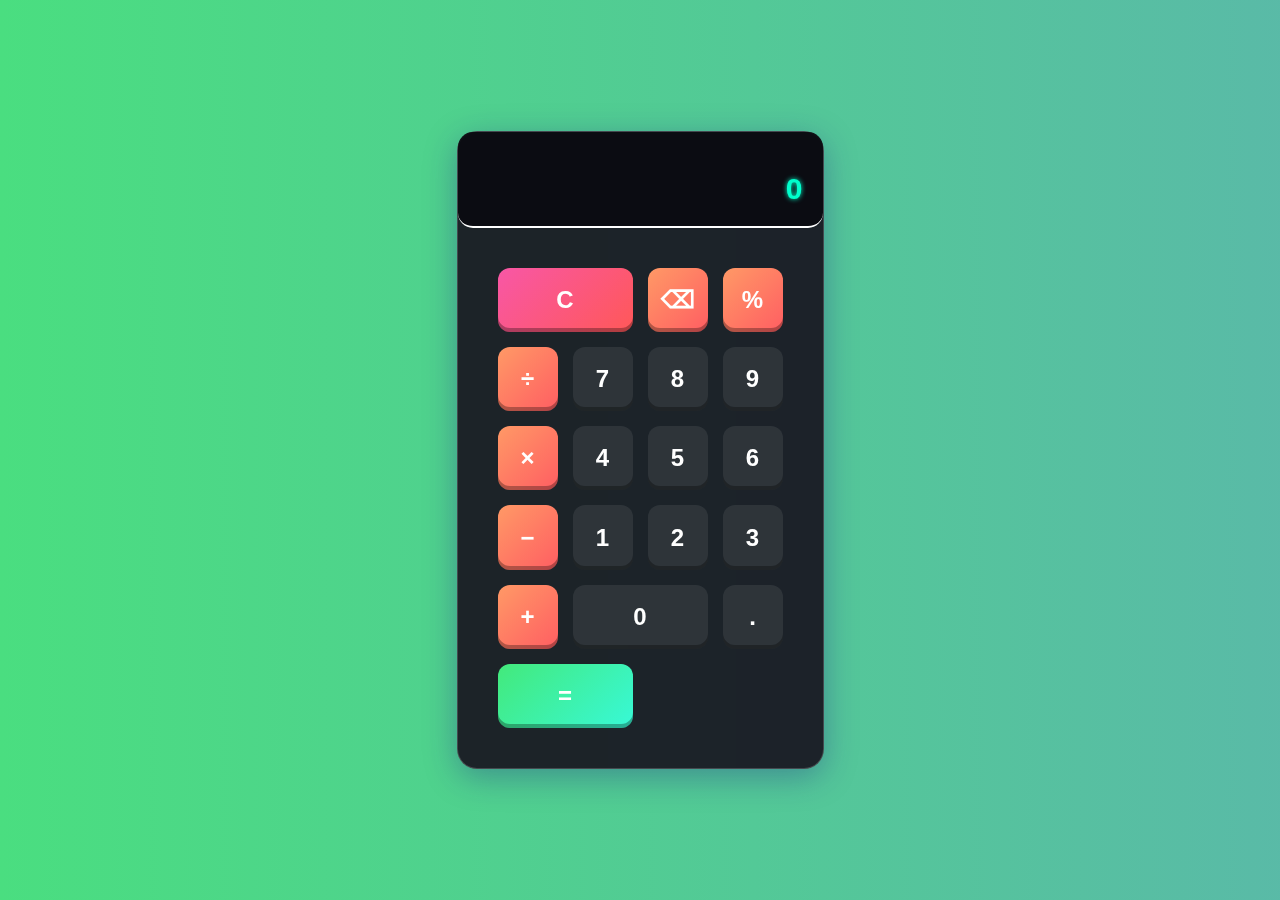
<file: index.html>
<!DOCTYPE html>
<html lang="en">
<head>
    <meta charset="UTF-8">
    <meta name="viewport" content="width=device-width, initial-scale=1.0">
    <title>Document</title>
    <link rel="stylesheet" href="style.css">
</head>
<body class="dark">
    </div>
    <div class="calculator">
        <div class="display">
            <div id="previous"></div>
            <div id="current">0</div>
        </div>
    <div class="buttons">
        <button class="clear" onclick="clearDisplay()">C</button>
        <button class="operator" onclick="backspace()">⌫</button>
        <button class="operator" onclick="appendOperator('%')">%</button>
        <button class="operator" onclick="appendOperator('/')">÷</button>
        <button onclick="appendNumber('7')">7</button>
        <button onclick="appendNumber('8')">8</button>
        <button onclick="appendNumber('9')">9</button>
        <button class="operator" onclick="appendOperator('*')">×</button>
        <button onclick="appendNumber('4')">4</button>
        <button onclick="appendNumber('5')">5</button>
        <button onclick="appendNumber('6')">6</button>
        <button class="operator" onclick="appendOperator('-')">−</button>
        <button onclick="appendNumber('1')">1</button>
        <button onclick="appendNumber('2')">2</button>
        <button onclick="appendNumber('3')">3</button>
        <button class="operator" onclick="appendOperator('+')">+</button>
        <button class="zero" onclick="appendNumber('0')">0</button>
      <button onclick="appendNumber('.')">.</button>
       <button class="equal" onclick="calculateResult()">=</button>
           
    </div>
    </div>
    
    <script src="script.js"></script>
</body>
</html>
</file>
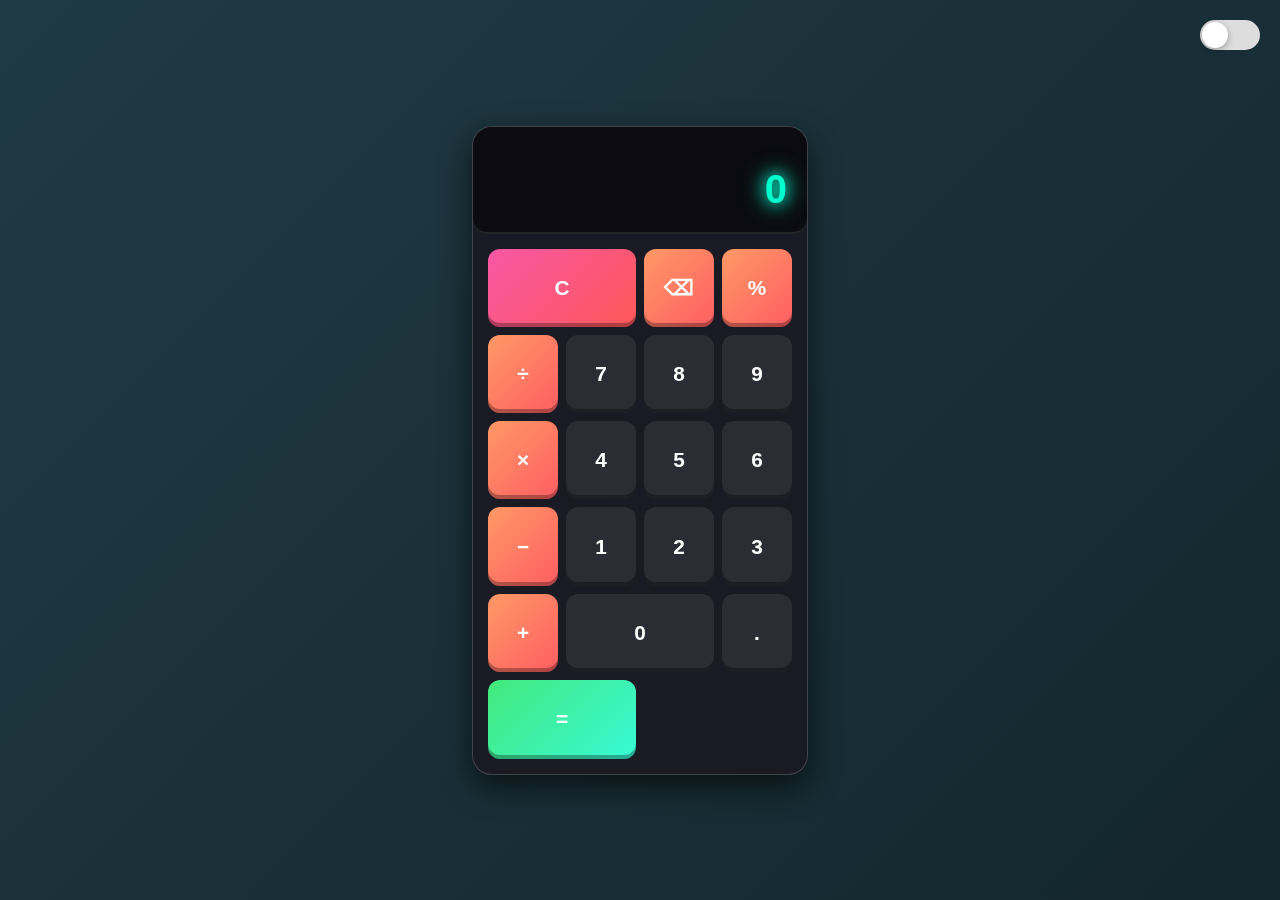
<file: aa.html>
<!DOCTYPE html>
<html lang="en">
<head>
  <meta charset="UTF-8" />
  <meta name="viewport" content="width=device-width, initial-scale=1.0"/>
  <title>Calculator</title>
  <link rel="stylesheet" href="style.css"/>
  <style>
    * {
  margin: 0;
  padding: 0;
  box-sizing: border-box;
  font-family: "Segoe UI", Tahoma, sans-serif;
}

body {
  display: flex;
  justify-content: center;
  align-items: center;
  height: 100vh;
  transition: background 0.5s ease, color 0.5s ease;
}

body.dark {
  background: linear-gradient(-45deg, #141e30, #243b55, #0f2027, #203a43);
  background-size: 400% 400%;
  animation: gradientShift 12s ease infinite;
}

body.dark .calculator {
  background: rgba(25, 25, 35, 0.95);
  backdrop-filter: blur(12px);
  border-radius: 20px;
  box-shadow: 0 12px 30px rgba(0, 0, 0, 0.6);
  overflow: hidden;
  animation: floaty 6s ease-in-out infinite;
}

body.dark .display {
  padding: 20px;
  background: rgba(10, 10, 15, 0.9);
  text-align: right;
  border-bottom: 2px solid rgba(255, 255, 255, 0.1);
}

body.dark .display #previous {
  font-size: 1rem;
  color: #aaa;
  min-height: 20px;
}

body.dark .display #current {
  font-size: 2.5rem;
  font-weight: bold;
  color: #00ffcc;
  text-shadow: 0 0 15px #00ffcc, 0 0 25px #00ffcc;
  word-wrap: break-word;
}

body.dark button {
  border: none;
  outline: none;
  padding: 20px;
  font-size: 1.3rem;
  border-radius: 12px;
  cursor: pointer;
  transition: all 0.3s ease;
  background: rgba(255, 255, 255, 0.08);
  color: #fff;
  box-shadow: inset 0 -4px rgba(0, 0, 0, 0.3);
}

body.dark button:hover {
  background: rgba(255, 255, 255, 0.15);
  transform: translateY(-3px) scale(1.05);
  box-shadow: 0 8px 20px rgba(0, 255, 204, 0.3);
}

body.dark button:active {
  transform: scale(0.92);
  box-shadow: inset 0 4px rgba(0, 0, 0, 0.4);
}

body.dark .operator {
  background: linear-gradient(135deg, #ff9966, #ff5e62);
}

body.dark .equal {
  background: linear-gradient(135deg, #43e97b, #38f9d7);
  grid-column: span 2;
}

body.dark .clear {
  background: linear-gradient(135deg, #f857a6, #ff5858);
  grid-column: span 2;
}

body.light {
  background: linear-gradient(-45deg, #fdfbfb, #ebedee, #d7e8f7, #ffe9f0);
  background-size: 400% 400%;
  animation: gradientShift 14s ease infinite;
}

body.light .calculator {
  background: rgba(255, 255, 255, 0.9);
  border: 1px solid rgba(200, 200, 200, 0.3);
  border-radius: 20px;
  box-shadow: 0 8px 25px rgba(0, 0, 0, 0.1);
  overflow: hidden;
  animation: floaty 6s ease-in-out infinite;
}

body.light .display {
  padding: 20px;
  background: rgba(245, 245, 250, 0.9);
  text-align: right;
  border-bottom: 1px solid rgba(0, 0, 0, 0.05);
}

body.light .display #previous {
  font-size: 1rem;
  color: #777;
  min-height: 20px;
}

body.light .display #current {
  font-size: 2.5rem;
  font-weight: bold;
  color: #444;
  text-shadow: none;
  word-wrap: break-word;
}

body.light button {
  border: none;
  outline: none;
  padding: 20px;
  font-size: 1.3rem;
  border-radius: 12px;
  cursor: pointer;
  transition: all 0.3s ease;
  background: rgba(255, 255, 255, 0.85);
  color: #333;
  box-shadow: 0 3px 8px rgba(0, 0, 0, 0.08);
}

body.light button:hover {
  background: #f5f7fa;
  transform: translateY(-3px) scale(1.05);
  box-shadow: 0 6px 12px rgba(0, 0, 0, 0.15);
}

body.light button:active {
  transform: scale(0.92);
  box-shadow: inset 0 3px rgba(0, 0, 0, 0.1);
}

body.light .operator {
  background: linear-gradient(135deg, #c9d6ff, #e2e2e2);
  color: #222;
}

body.light .equal {
  background: linear-gradient(135deg, #a1c4fd, #c2e9fb);
  color: #222;
  grid-column: span 2;
}

body.light .clear {
  background: linear-gradient(135deg, #fbc2eb, #a6c1ee);
  color: #222;
  grid-column: span 2;
}

.buttons {
  display: grid;
  grid-template-columns: repeat(4, 1fr);
  gap: 8px;
  padding: 15px;
}

.zero {
  grid-column: span 2;
}

@keyframes gradientShift {
  0% {
    background-position: 0% 50%;
  }
  50% {
    background-position: 100% 50%;
  }
  100% {
    background-position: 0% 50%;
  }
}

@keyframes floaty {
  0% {
    transform: translateY(0px);
  }
  50% {
    transform: translateY(-6px);
  }
  100% {
    transform: translateY(0px);
  }
}

.theme-toggle {
  position: absolute;
  top: 20px;
  right: 20px;
}

.theme-toggle input {
  display: none;
}

.theme-toggle label {
  display: block;
  width: 60px;
  height: 30px;
  background: #ddd;
  border-radius: 30px;
  position: relative;
  cursor: pointer;
  transition: background 0.4s ease;
}

.theme-toggle label::after {
  content: "";
  position: absolute;
  width: 26px;
  height: 26px;
  border-radius: 50%;
  top: 2px;
  left: 2px;
  background: #fff;
  transition: all 0.4s ease;
  box-shadow: 0 2px 6px rgba(0, 0, 0, 0.3);
}

.theme-toggle input:checked + label {
  background: #66bb6a;
}

.theme-toggle input:checked + label::after {
  transform: translateX(30px);
  background: #fdd835;
}
  </style>
</head>
<body class="dark">
  <div class="theme-toggle">
    <input type="checkbox" id="theme-switch">
    <label for="theme-switch"></label>
  </div>
  <div class="calculator">
    <div class="display">
      <div id="previous"></div>
      <div id="current">0</div>
    </div>
    <div class="buttons">
      <button class="clear" onclick="clearDisplay()">C</button>
      <button class="operator" onclick="backspace()">⌫</button>
      <button class="operator" onclick="appendOperator('%')">%</button>
      <button class="operator" onclick="appendOperator('/')">÷</button>

      <button onclick="appendNumber('7')">7</button>
      <button onclick="appendNumber('8')">8</button>
      <button onclick="appendNumber('9')">9</button>
      <button class="operator" onclick="appendOperator('*')">×</button>

      <button onclick="appendNumber('4')">4</button>
      <button onclick="appendNumber('5')">5</button>
      <button onclick="appendNumber('6')">6</button>
      <button class="operator" onclick="appendOperator('-')">−</button>

      <button onclick="appendNumber('1')">1</button>
      <button onclick="appendNumber('2')">2</button>
      <button onclick="appendNumber('3')">3</button>
      <button class="operator" onclick="appendOperator('+')">+</button>

      <button class="zero" onclick="appendNumber('0')">0</button>
      <button onclick="appendNumber('.')">.</button>
      <button class="equal" onclick="calculateResult()">=</button>
    </div>
  </div>

  <script>
    const previousDisplay = document.getElementById("previous");
const currentDisplay = document.getElementById("current");
const themeSwitch = document.getElementById("theme-switch");
let currentInput = "0";
let previousInput = "";
let operator = null;

function updateDisplay() {
  previousDisplay.textContent = previousInput + (operator || "");
  currentDisplay.textContent = currentInput;
}

function appendNumber(number) {
  if (currentInput === "0" || currentInput === "Error") {
    currentInput = number;
  } else {
    currentInput += number;
  }
  updateDisplay();
}

function appendOperator(op) {
  if (currentInput === "Error") return;
  if (operator !== null) calculateResult();
  previousInput = currentInput;
  operator = op;
  currentInput = "0";
  updateDisplay();
}

function clearDisplay() {
  currentInput = "0";
  previousInput = "";
  operator = null;
  updateDisplay();
}

function backspace() {
  if (currentInput.length > 1) {
    currentInput = currentInput.slice(0, -1);
  } else {
    currentInput = "0";
  }
  updateDisplay();
}

function calculateResult() {
  if (operator === null || previousInput === "") return;
  try {
    let expression = previousInput + operator + currentInput;
    currentInput = eval(expression).toString();
    previousInput = "";
    operator = null;
  } catch {
    currentInput = "Error";
  }
  updateDisplay();
}

document.addEventListener("keydown", (e) => {
  if (!isNaN(e.key)) {
    appendNumber(e.key);
  } else if (["+", "-", "*", "/", "%"].includes(e.key)) {
    appendOperator(e.key);
  } else if (e.key === "Enter") {
    calculateResult();
  } else if (e.key === "Backspace") {
    backspace();
  } else if (e.key === "Escape") {
    clearDisplay();
  } else if (e.key === ".") {
    appendNumber(".");
  }
});

if (localStorage.getItem("theme") === "light") {
  document.body.classList.remove("dark");
  document.body.classList.add("light");
  themeSwitch.checked = true;
}

themeSwitch.addEventListener("change", () => {
  if (themeSwitch.checked) {
    document.body.classList.remove("dark");
    document.body.classList.add("light");
    localStorage.setItem("theme", "light");
  } else {
    document.body.classList.remove("light");
    document.body.classList.add("dark");
    localStorage.setItem("theme", "dark");
  }
});
  </script>
</body>
</html>
</file>
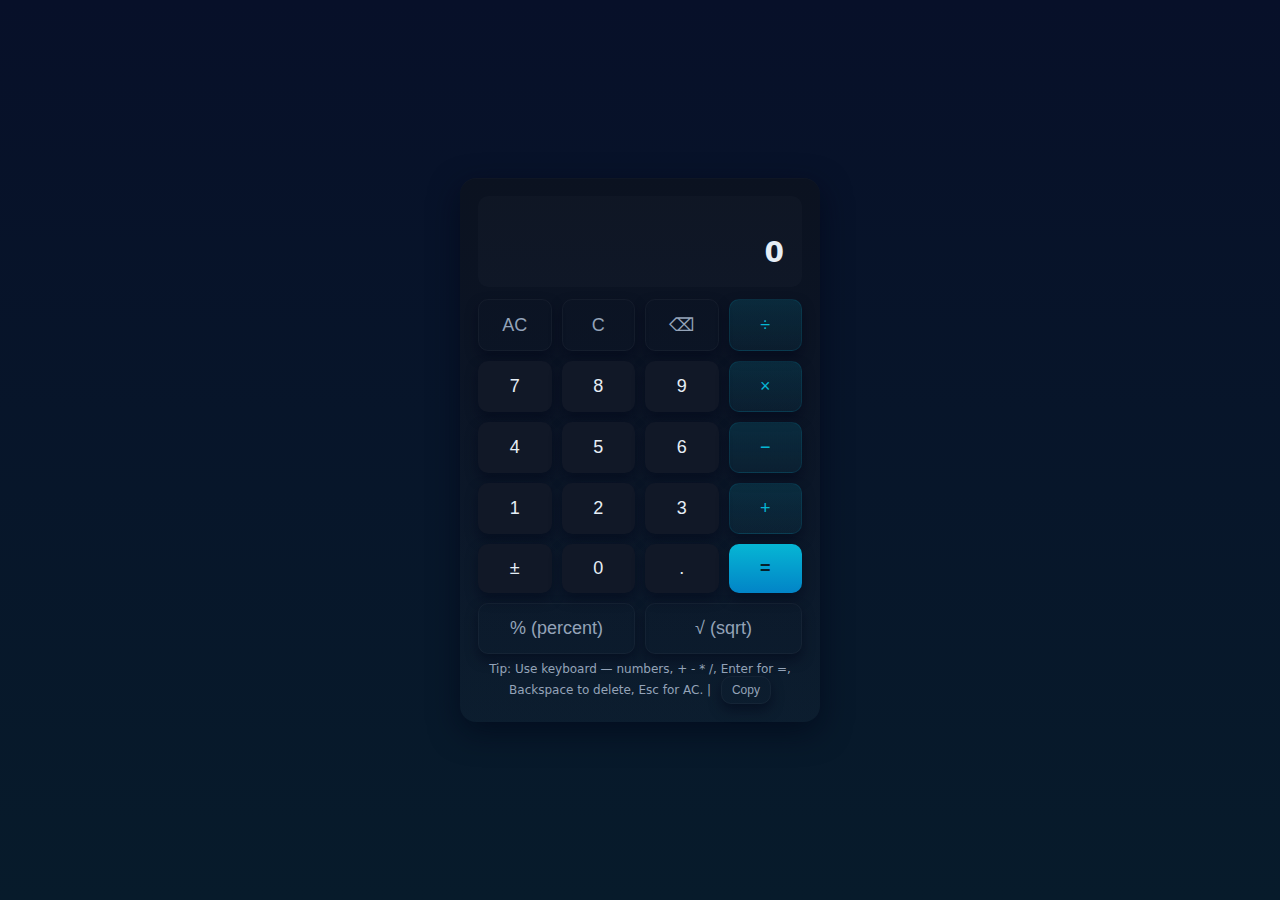
<file: practice.html>
<!--
Modern Calculator
Single-file HTML/CSS/JS
Features:
- Basic arithmetic (+ - × ÷)
- Percentage, square root, +/- toggle
- Decimal points
- Clear (C), All Clear (AC), Backspace
- Keyboard support (numbers, + - * / Enter = Backspace, Esc)
- Responsive layout
- Copy result button

Use this file: save as calculator.html and open in a browser.
-->

<!doctype html>
<html lang="en">
<head>
  <meta charset="utf-8" />
  <meta name="viewport" content="width=device-width, initial-scale=1" />
  <title>Modern Calculator</title>
  <style>
    :root{
      --bg:#0f1724; /* navy */
      --panel:#0b1220;
      --accent:#06b6d4; /* cyan */
      --btn:#111827;
      --muted:#94a3b8;
      font-family: Inter, ui-sans-serif, system-ui, -apple-system, "Segoe UI", Roboto, "Helvetica Neue", Arial;
    }
    *{box-sizing:border-box}
    body{
      margin:0;
      min-height:100vh;
      display:flex;
      align-items:center;
      justify-content:center;
      background:linear-gradient(180deg, #071029 0%, #071b2b 100%);
      color:#e6eef6;
      padding:24px;
    }
    .calculator{
      width:360px;
      max-width:96vw;
      background:linear-gradient(180deg,var(--panel), rgba(255,255,255,0.02));
      border-radius:16px;
      padding:18px;
      box-shadow:0 10px 30px rgba(2,6,23,0.6), inset 0 1px 0 rgba(255,255,255,0.02);
    }
    .display{
      background:rgba(255,255,255,0.02);
      border-radius:10px;
      padding:18px;
      min-height:64px;
      display:flex;
      flex-direction:column;
      justify-content:center;
      align-items:flex-end;
      gap:6px;
      margin-bottom:12px;
      overflow:hidden;
    }
    .display .expr{color:var(--muted); font-size:14px; word-break:break-all}
    .display .out{font-size:28px; font-weight:600}
    .keys{
      display:grid;
      grid-template-columns:repeat(4,1fr);
      gap:10px;
    }
    button{
      border:0;
      background:var(--btn);
      color:inherit;
      padding:14px 10px;
      border-radius:10px;
      font-size:18px;
      box-shadow:0 6px 12px rgba(2,6,23,0.5);
      cursor:pointer;
      user-select:none;
    }
    button:active{transform:translateY(1px)}
    .op{background:linear-gradient(180deg, rgba(6,182,212,0.14), rgba(6,182,212,0.06)); border:1px solid rgba(6,182,212,0.12); color:var(--accent);}
    .wide{grid-column:span 2}
    .accent{background:linear-gradient(180deg,#06b6d4,#0284c7); color:#06202a; font-weight:700}
    .muted{background:transparent; border:1px solid rgba(255,255,255,0.04); color:var(--muted)}
    .note{font-size:12px; color:var(--muted); margin-top:8px; text-align:center}
    @media (max-width:420px){
      .display .out{font-size:24px}
      button{padding:12px 8px}
    }
  </style>
</head>
<body>
  <div class="calculator" role="application" aria-label="Calculator">
    <div class="display" id="display">
      <div class="expr" id="expr" aria-hidden="true">&nbsp;</div>
      <div class="out" id="output">0</div>
    </div>

    <div class="keys">
      <button class="muted" data-action="allclear">AC</button>
      <button class="muted" data-action="clear">C</button>
      <button class="muted" data-action="back">⌫</button>
      <button class="op" data-value="/">÷</button>

      <button data-value="7">7</button>
      <button data-value="8">8</button>
      <button data-value="9">9</button>
      <button class="op" data-value="*">×</button>

      <button data-value="4">4</button>
      <button data-value="5">5</button>
      <button data-value="6">6</button>
      <button class="op" data-value="-">−</button>

      <button data-value="1">1</button>
      <button data-value="2">2</button>
      <button data-value="3">3</button>
      <button class="op" data-value="+">+</button>

      <button data-action="plusminus">±</button>
      <button data-value="0">0</button>
      <button data-value=".">.</button>
      <button class="accent" data-action="equals">=</button>

      <button class="wide muted" data-action="percent">% (percent)</button>
      <button class="wide muted" data-action="sqrt">√ (sqrt)</button>
    </div>

    <div class="note">Tip: Use keyboard — numbers, + - * /, Enter for =, Backspace to delete, Esc for AC. | <button id="copyBtn" class="muted" style="padding:6px 10px; margin-left:6px; font-size:12px">Copy</button></div>
  </div>

  <script>
    (function(){
      const exprEl = document.getElementById('expr');
      const outEl = document.getElementById('output');
      const copyBtn = document.getElementById('copyBtn');

      let expr = ''; // raw expression using JS operators (*, /)
      let lastResult = null;

      function render(){
        exprEl.textContent = expr || '\u00A0';
        outEl.textContent = expr ? exprToDisplay(expr) : '0';
      }

      function exprToDisplay(e){
        // show human-friendly operators
        return e.replace(/\*/g,'×').replace(/\//g,'÷');
      }

      function appendValue(v){
        // prevent multiple dots in a number
        if (v === '.'){
          // find last token after operator
          const parts = expr.split(/(?=[+\-*/])|(?<=[+\-*/])/);
          const last = parts[parts.length-1] || '';
          if (last.includes('.')) return;
          if (last === '' || /[+\-*/]/.test(last)) v = '0.';
        }
        expr += v;
        render();
      }

      function doBack(){
        expr = expr.slice(0,-1);
        render();
      }

      function doClear(){ expr = ''; render(); }
      function doAllClear(){ expr = ''; lastResult = null; render(); }

      function doPlusMinus(){
        // toggle sign of last number
        if (!expr) return;
        // find last number token
        const m = expr.match(/([+\-*/])?([0-9.]+)$/);
        if (!m) return;
        const sign = m[1] || '';
        let number = m[2];
        // if sign is '-', remove it; if not, insert '-'
        const start = m.index || 0;
        if (sign === '-'){
          expr = expr.slice(0,start) + ('' ) + number; // remove sign
        } else if (sign === '+'){
          expr = expr.slice(0,start) + '-' + number;
        } else {
          expr = expr.slice(0,start) + '-' + number;
        }
        render();
      }

      function doPercent(){
        // convert last number to its percent (divide by 100)
        if (!expr) return;
        const m = expr.match(/([+\-*/])?([0-9.]+)$/);
        if (!m) return;
        const start = m.index || 0;
        const number = parseFloat(m[2]);
        if (isNaN(number)) return;
        const replaced = (number/100).toString();
        expr = expr.slice(0,start) + replaced;
        render();
      }

      function doSqrt(){
        // apply sqrt to whole expression or last number if present
        if (!expr) return;
        try{
          const val = evaluateExpression(expr);
          if (val < 0) { alert('Square root of negative number'); return; }
          expr = String(Math.sqrt(val));
          lastResult = expr;
          render();
        }catch(e){ alert('Invalid expression'); }
      }

      function evaluateExpression(e){
        // safe-ish evaluator: reject letters
        if (/[a-zA-Z]/.test(e)) throw new Error('Invalid');
        // prevent consecutive operators like ++ or ** (except unary -)
        // replace accidental × ÷ if present
        e = e.replace(/×/g,'*').replace(/÷/g,'/');
        // strip leading zeros in numbers? not necessary
        // Use Function constructor to evaluate
        // Limit length to avoid abuse
        if (e.length > 200) throw new Error('Too long');
        const fn = new Function('return ' + e);
        const result = fn();
        if (typeof result !== 'number' || !isFinite(result)) throw new Error('Bad result');
        // round small floating errors
        return Math.round(result * 1e12)/1e12;
      }

      function doEquals(){
        if (!expr) return;
        try{
          const val = evaluateExpression(expr);
          lastResult = String(val);
          expr = lastResult;
          render();
        }catch(e){ alert('Invalid expression'); }
      }

      document.querySelectorAll('button').forEach(btn=>{
        btn.addEventListener('click', ()=>{
          const v = btn.getAttribute('data-value');
          const a = btn.getAttribute('data-action');
          if (v) appendValue(v);
          else if (a){
            if (a === 'back') doBack();
            else if (a === 'clear') doClear();
            else if (a === 'allclear') doAllClear();
            else if (a === 'equals') doEquals();
            else if (a === 'percent') doPercent();
            else if (a === 'sqrt') doSqrt();
            else if (a === 'plusminus') doPlusMinus();
          }
        });
      });

      // keyboard support
      window.addEventListener('keydown', (ev)=>{
        const k = ev.key;
        if (/^[0-9]$/.test(k)) { appendValue(k); ev.preventDefault(); }
        else if (k === '.') appendValue('.');
        else if (k === 'Enter' || k === '=') { doEquals(); ev.preventDefault(); }
        else if (k === 'Backspace') { doBack(); ev.preventDefault(); }
        else if (k === 'Escape') { doAllClear(); ev.preventDefault(); }
        else if (k === '+'|| k === '-'|| k === '*'|| k === '/') { appendValue(k); ev.preventDefault(); }
      });

      copyBtn.addEventListener('click', ()=>{
        navigator.clipboard && navigator.clipboard.writeText(outEl.textContent).then(()=>{
          const prev = copyBtn.textContent;
          copyBtn.textContent = 'Copied!';
          setTimeout(()=> copyBtn.textContent = prev, 1200);
        }).catch(()=>{ alert('Copy failed'); });
      });

      // init
      render();
    })();
  </script>
</body>
</html>
</file>
<file: style.css>
* {
    margin: 0;
    padding: 0;
    box-sizing: border-box;
    font-family: "Segoe UI", Tahoma, sans-serif;
}

:root {
    /* common colors */
    --white: #ffffff;
    --black: #000000;


    /* Dark-theme colors */

    --dark-calculator-bg: rgba(25, 25, 35, 0.95);
    --dark-display-bg: rgba(10, 10, 15, 0.9);
    --dark-text-main: #00ffcc;
    --dark-text-sub: #aaa;
    --dark-operator-bg: linear-gradient(135deg, #ff9966, #ff5e62);
    --dark-equal-bg: linear-gradient(135deg, #43e97b, #38f9d7);
    --dark-clear-bg: linear-gradient(135deg, #f857a6, #ff5858);
    --dark-btn-bg: rgba(255, 255, 255, 0.08);
    --dark-btn-hover: rgba(255, 255, 255, 0.15);
}

body {
    display: flex;
    justify-content: center;
    align-items: center;
    height: 100vh;
    transition: background 0.5s ease, color 0.5s ease;
    background: linear-gradient(270deg, #ff6ec4, #7873f5, #4ade80);
    background-size: 600% 600%;
    animation: gradientMove 8s ease infinite;
}

@keyframes gradientMove {
    0% {
        background-position: 0% 50%;
    }

    50% {
        background-position: 100% 50%;
    }

    100% {
        background-position: 0% 50%;
    }
}

body.dark {
    position: relative;
    overflow: hidden;
}

body.dark .calculator {
    background: var(--dark-calculator-bg);
    backdrop-filter: blur(10px);
    border-radius: 20px;
    box-shadow: 0 8px 32px 0 rgba(31, 38, 135, 0.37);
    border: 1px solid rgba(255, 255, 255, 0.18);
    color: var(--dark-text-main);
    /* overflow: hidden; */
}

body.dark .display {
    padding: 20px;
    background: var(--dark-display-bg);
    text-align: right;
    border-bottom: 2px solid rgba(255, 255, 255, 1);
    border-radius: 15px;
}

body.dark .display #previous {
    font-size: 15px;
    color: var(--dark-text-sub);
    min-height: 20px;
}

body.dark .display #current {
    font-size: 30px;
    color: var(--dark-text-main);
    font-weight: 800;
    text-shadow: 0 0 5px var(--dark-text-main);
    word-wrap: break-word;
}

.buttons {
    display: grid;
    grid-template-columns: repeat(4, 60px);
    gap: 15px;
    padding: 40px;
    justify-content: center;
    height: 60vh;
}

body.dark button {
    border: none;
    outline: none;
    font-size: 1.5rem;
    border-radius: 12px;
    font-weight: 600;
    background: var(--dark-btn-bg);
    color: var(--white);
    cursor: pointer;
    box-shadow: inset 0 -4px 0 rgba(0, 0, 0, 0.3);
}

body.dark .buttons button:hover {
    background: var(--dark-btn-hover);
    transform: translateY(-3px) scale(1.05);
    box-shadow: 0 8px 20px rgba(0, 255, 204, 0.3);
}

body.dark .buttons button:active {
    transform: scale(0.95);
    box-shadow: inset 0 4px 8px rgba(0, 0, 0, 0.2);
}

body.dark .operator {
    background: var(--dark-operator-bg);
}

body.dark .equal {
    background: var(--dark-equal-bg);
    grid-column: span 2;
}

body.dark .clear {
    background: linear-gradient(135deg, #f857a6, #ff5858);
    grid-column: span 2;
}

.zero {
    grid-column: span 2;
}

.calculator {
    transition: all 0.3s ease;
    transform-style: preserve-3d;
    box-shadow: 0 10px 25px rgba(0, 0, 0, 0.3);
}
</file>
